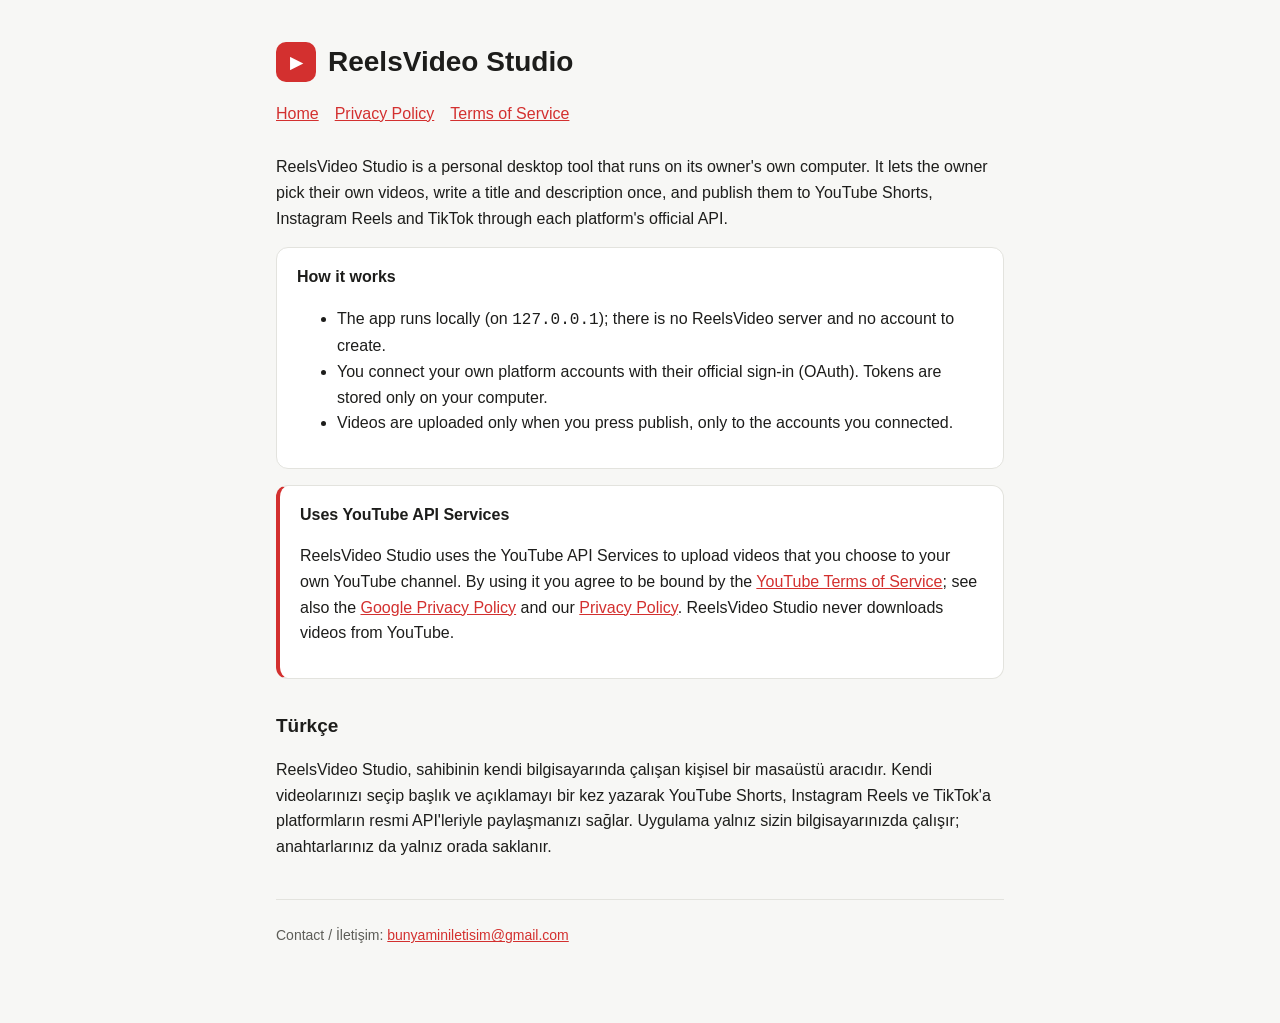
<file: index.html>
<!doctype html>
<html lang="en">
<head>
<meta charset="utf-8">
<meta name="viewport" content="width=device-width, initial-scale=1">
<title>ReelsVideo Studio</title>
<link rel="stylesheet" href="style.css">
</head>
<body>
<main>
  <header><div class="logo">▶</div><h1>ReelsVideo Studio</h1></header>
  <nav><a href="./">Home</a><a href="privacy.html">Privacy Policy</a><a href="terms.html">Terms of Service</a></nav>

  <p>ReelsVideo Studio is a personal desktop tool that runs on its owner's own computer. It lets the owner pick their own
  videos, write a title and description once, and publish them to YouTube Shorts, Instagram Reels and TikTok through each
  platform's official API.</p>

  <div class="card">
    <strong>How it works</strong>
    <ul>
      <li>The app runs locally (on <code>127.0.0.1</code>); there is no ReelsVideo server and no account to create.</li>
      <li>You connect your own platform accounts with their official sign-in (OAuth). Tokens are stored only on your computer.</li>
      <li>Videos are uploaded only when you press publish, only to the accounts you connected.</li>
    </ul>
  </div>

  <div class="card yt">
    <strong>Uses YouTube API Services</strong>
    <p>ReelsVideo Studio uses the YouTube API Services to upload videos that you choose to your own YouTube channel. By
    using it you agree to be bound by the <a href="https://www.youtube.com/t/terms">YouTube Terms of Service</a>; see
    also the <a href="https://policies.google.com/privacy">Google Privacy Policy</a> and our
    <a href="privacy.html">Privacy Policy</a>. ReelsVideo Studio never downloads videos from YouTube.</p>
  </div>

  <h2>Türkçe</h2>
  <p>ReelsVideo Studio, sahibinin kendi bilgisayarında çalışan kişisel bir masaüstü aracıdır. Kendi videolarınızı seçip
  başlık ve açıklamayı bir kez yazarak YouTube Shorts, Instagram Reels ve TikTok'a platformların resmi API'leriyle
  paylaşmanızı sağlar. Uygulama yalnız sizin bilgisayarınızda çalışır; anahtarlarınız da yalnız orada saklanır.</p>

  <hr>
  <p class="muted">Contact / İletişim: <a href="mailto:bunyaminiletisim@gmail.com">bunyaminiletisim@gmail.com</a></p>
</main>
</body>
</html>
</file>
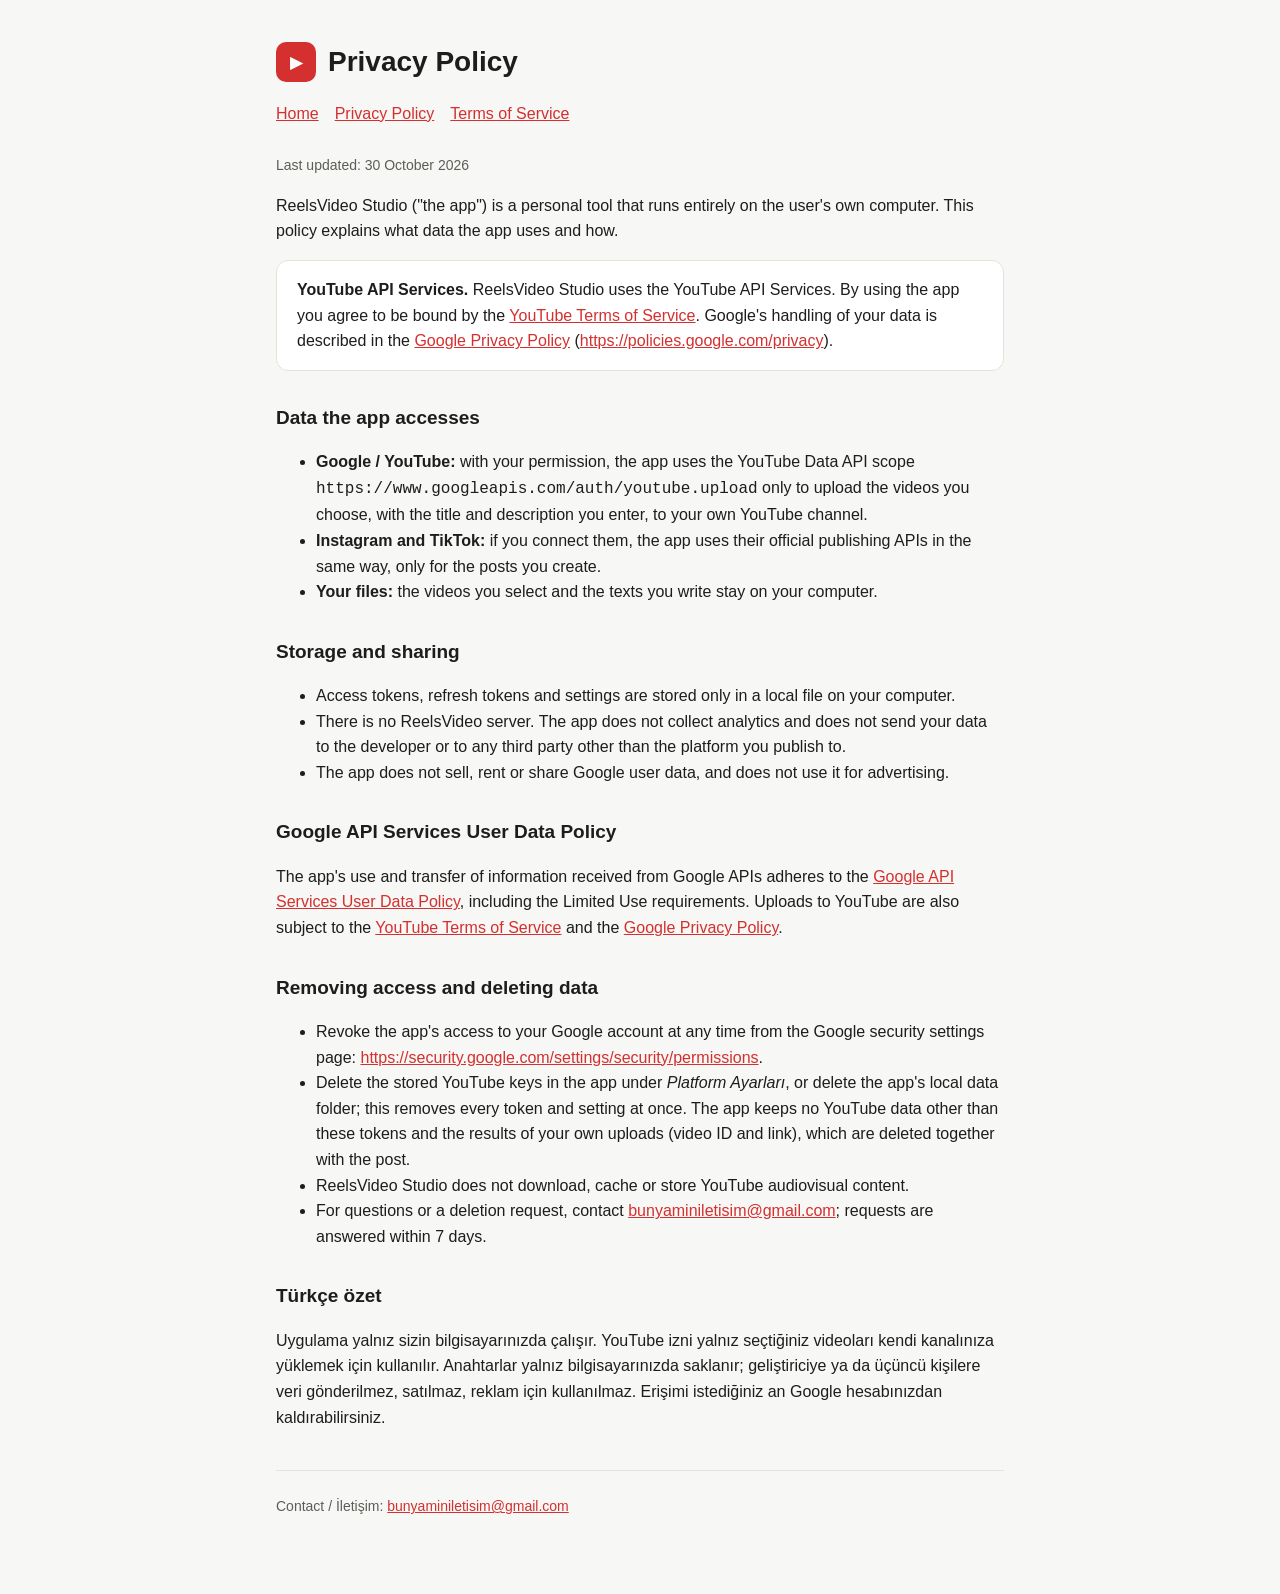
<file: privacy.html>
<!doctype html>
<html lang="en">
<head>
<meta charset="utf-8">
<meta name="viewport" content="width=device-width, initial-scale=1">
<title>Privacy Policy · ReelsVideo Studio</title>
<link rel="stylesheet" href="style.css">
</head>
<body>
<main>
  <header><div class="logo">▶</div><h1>Privacy Policy</h1></header>
  <nav><a href="./">Home</a><a href="privacy.html">Privacy Policy</a><a href="terms.html">Terms of Service</a></nav>
  <p class="muted">Last updated: 30 October 2026</p>

  <p>ReelsVideo Studio ("the app") is a personal tool that runs entirely on the user's own computer. This policy explains
  what data the app uses and how.</p>

  <div class="card">
    <strong>YouTube API Services.</strong> ReelsVideo Studio uses the YouTube API Services. By using the app you agree
    to be bound by the <a href="https://www.youtube.com/t/terms">YouTube Terms of Service</a>. Google's handling of your
    data is described in the <a href="https://policies.google.com/privacy">Google Privacy Policy</a>
    (<a href="https://policies.google.com/privacy">https://policies.google.com/privacy</a>).
  </div>

  <h2>Data the app accesses</h2>
  <ul>
    <li><strong>Google / YouTube:</strong> with your permission, the app uses the YouTube Data API scope
      <code>https://www.googleapis.com/auth/youtube.upload</code> only to upload the videos you choose, with the title and
      description you enter, to your own YouTube channel.</li>
    <li><strong>Instagram and TikTok:</strong> if you connect them, the app uses their official publishing APIs in the same
      way, only for the posts you create.</li>
    <li><strong>Your files:</strong> the videos you select and the texts you write stay on your computer.</li>
  </ul>

  <h2>Storage and sharing</h2>
  <ul>
    <li>Access tokens, refresh tokens and settings are stored only in a local file on your computer.</li>
    <li>There is no ReelsVideo server. The app does not collect analytics and does not send your data to the developer or
      to any third party other than the platform you publish to.</li>
    <li>The app does not sell, rent or share Google user data, and does not use it for advertising.</li>
  </ul>

  <h2>Google API Services User Data Policy</h2>
  <p>The app's use and transfer of information received from Google APIs adheres to the
  <a href="https://developers.google.com/terms/api-services-user-data-policy">Google API Services User Data Policy</a>,
  including the Limited Use requirements. Uploads to YouTube are also subject to the
  <a href="https://www.youtube.com/t/terms">YouTube Terms of Service</a> and the
  <a href="https://policies.google.com/privacy">Google Privacy Policy</a>.</p>

  <h2>Removing access and deleting data</h2>
  <ul>
    <li>Revoke the app's access to your Google account at any time from the Google security settings page:
      <a href="https://security.google.com/settings/security/permissions">https://security.google.com/settings/security/permissions</a>.</li>
    <li>Delete the stored YouTube keys in the app under <em>Platform Ayarları</em>, or delete the app's local data folder;
      this removes every token and setting at once. The app keeps no YouTube data other than these tokens and the
      results of your own uploads (video ID and link), which are deleted together with the post.</li>
    <li>ReelsVideo Studio does not download, cache or store YouTube audiovisual content.</li>
    <li>For questions or a deletion request, contact <a href="mailto:bunyaminiletisim@gmail.com">bunyaminiletisim@gmail.com</a>;
      requests are answered within 7 days.</li>
  </ul>

  <h2>Türkçe özet</h2>
  <p>Uygulama yalnız sizin bilgisayarınızda çalışır. YouTube izni yalnız seçtiğiniz videoları kendi kanalınıza yüklemek
  için kullanılır. Anahtarlar yalnız bilgisayarınızda saklanır; geliştiriciye ya da üçüncü kişilere veri gönderilmez,
  satılmaz, reklam için kullanılmaz. Erişimi istediğiniz an Google hesabınızdan kaldırabilirsiniz.</p>

  <hr>
  <p class="muted">Contact / İletişim: <a href="mailto:bunyaminiletisim@gmail.com">bunyaminiletisim@gmail.com</a></p>
</main>
</body>
</html>
</file>
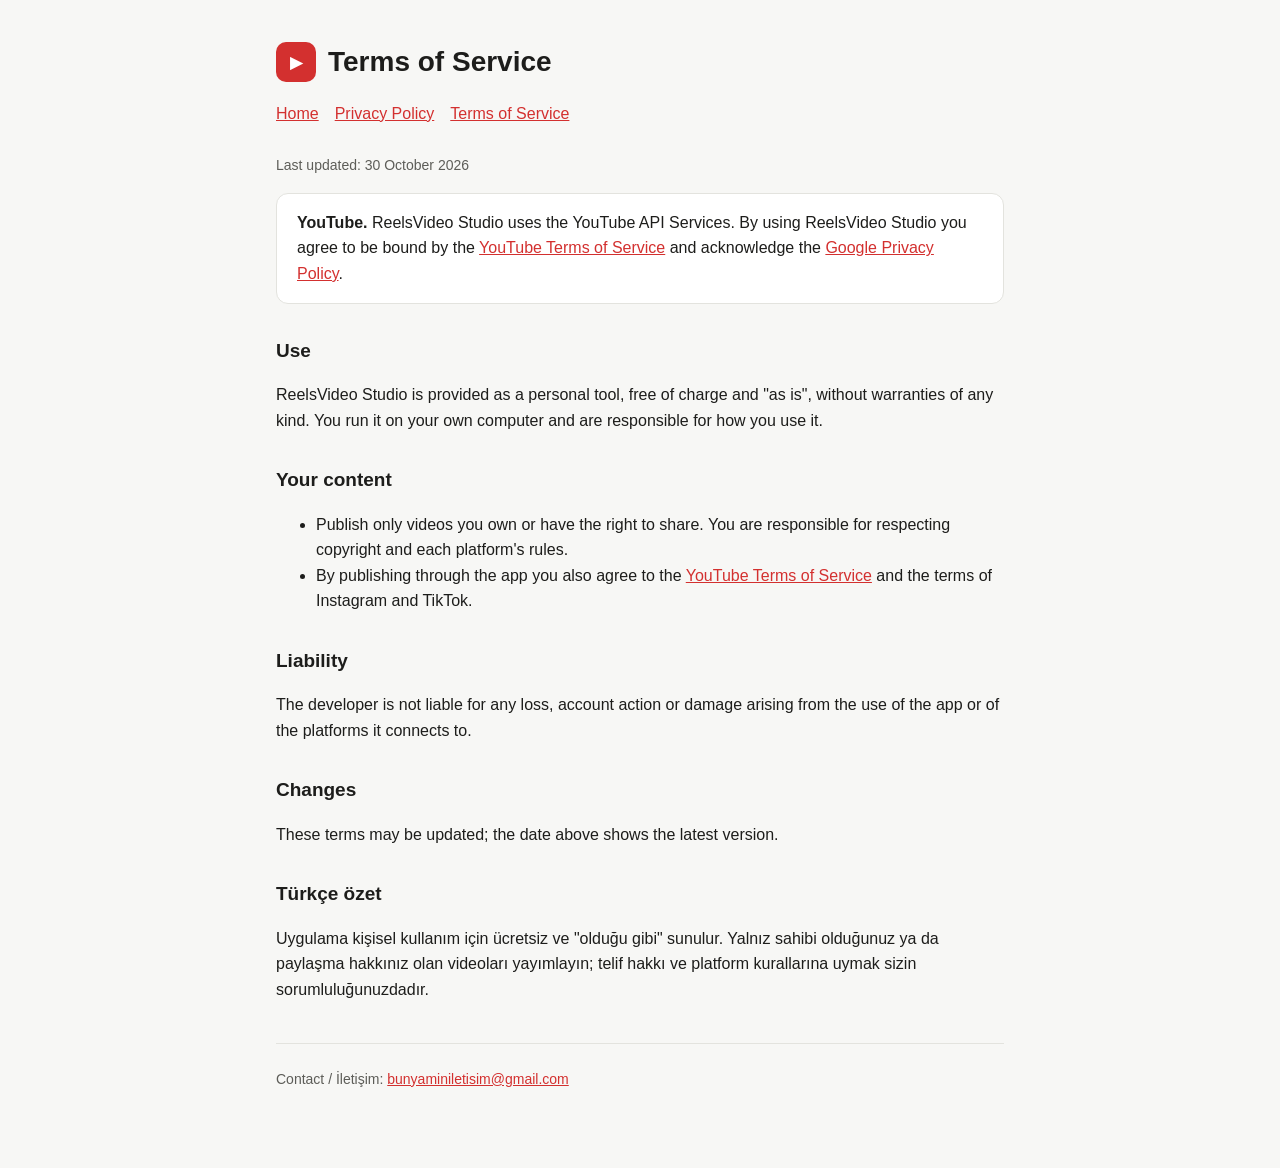
<file: terms.html>
<!doctype html>
<html lang="en">
<head>
<meta charset="utf-8">
<meta name="viewport" content="width=device-width, initial-scale=1">
<title>Terms of Service · ReelsVideo Studio</title>
<link rel="stylesheet" href="style.css">
</head>
<body>
<main>
  <header><div class="logo">▶</div><h1>Terms of Service</h1></header>
  <nav><a href="./">Home</a><a href="privacy.html">Privacy Policy</a><a href="terms.html">Terms of Service</a></nav>
  <p class="muted">Last updated: 30 October 2026</p>

  <div class="card">
    <strong>YouTube.</strong> ReelsVideo Studio uses the YouTube API Services. By using ReelsVideo Studio you agree to be
    bound by the <a href="https://www.youtube.com/t/terms">YouTube Terms of Service</a> and acknowledge the
    <a href="https://policies.google.com/privacy">Google Privacy Policy</a>.
  </div>

  <h2>Use</h2>
  <p>ReelsVideo Studio is provided as a personal tool, free of charge and "as is", without warranties of any kind. You run it
  on your own computer and are responsible for how you use it.</p>

  <h2>Your content</h2>
  <ul>
    <li>Publish only videos you own or have the right to share. You are responsible for respecting copyright and each
      platform's rules.</li>
    <li>By publishing through the app you also agree to the
      <a href="https://www.youtube.com/t/terms">YouTube Terms of Service</a> and the terms of Instagram and TikTok.</li>
  </ul>

  <h2>Liability</h2>
  <p>The developer is not liable for any loss, account action or damage arising from the use of the app or of the
  platforms it connects to.</p>

  <h2>Changes</h2>
  <p>These terms may be updated; the date above shows the latest version.</p>

  <h2>Türkçe özet</h2>
  <p>Uygulama kişisel kullanım için ücretsiz ve "olduğu gibi" sunulur. Yalnız sahibi olduğunuz ya da paylaşma hakkınız olan
  videoları yayımlayın; telif hakkı ve platform kurallarına uymak sizin sorumluluğunuzdadır.</p>

  <hr>
  <p class="muted">Contact / İletişim: <a href="mailto:bunyaminiletisim@gmail.com">bunyaminiletisim@gmail.com</a></p>
</main>
</body>
</html>
</file>
<file: style.css>
:root { --bg: #f7f7f5; --fg: #1d1d1b; --muted: #5d5d58; --accent: #d3302f; --card: #fff; --line: #e3e3de; }
@media (prefers-color-scheme: dark) { :root { --bg: #141413; --fg: #ededea; --muted: #a3a39d; --card: #1e1e1c; --line: #33332f; } }
* { box-sizing: border-box; }
body { margin: 0; background: var(--bg); color: var(--fg); font: 16px/1.6 -apple-system, BlinkMacSystemFont, "Segoe UI", Roboto, sans-serif; }
main { max-width: 760px; margin: 0 auto; padding: 40px 16px 64px; }
header { display: flex; align-items: center; gap: 12px; margin-bottom: 8px; }
.logo { width: 40px; height: 40px; border-radius: 10px; background: var(--accent); color: #fff; display: grid; place-items: center; font-weight: 700; }
h1 { font-size: 28px; margin: 0; }
h2 { font-size: 19px; margin: 32px 0 8px; }
nav { display: flex; gap: 16px; flex-wrap: wrap; margin: 16px 0 28px; }
nav a, a { color: var(--accent); }
.card { background: var(--card); border: 1px solid var(--line); border-radius: 12px; padding: 16px 20px; }
.muted { color: var(--muted); font-size: 14px; }
hr { border: 0; border-top: 1px solid var(--line); margin: 40px 0 24px; }
.card + .card, .card { margin: 16px 0; }
.card.yt { border-left: 4px solid var(--accent); }
</file>
